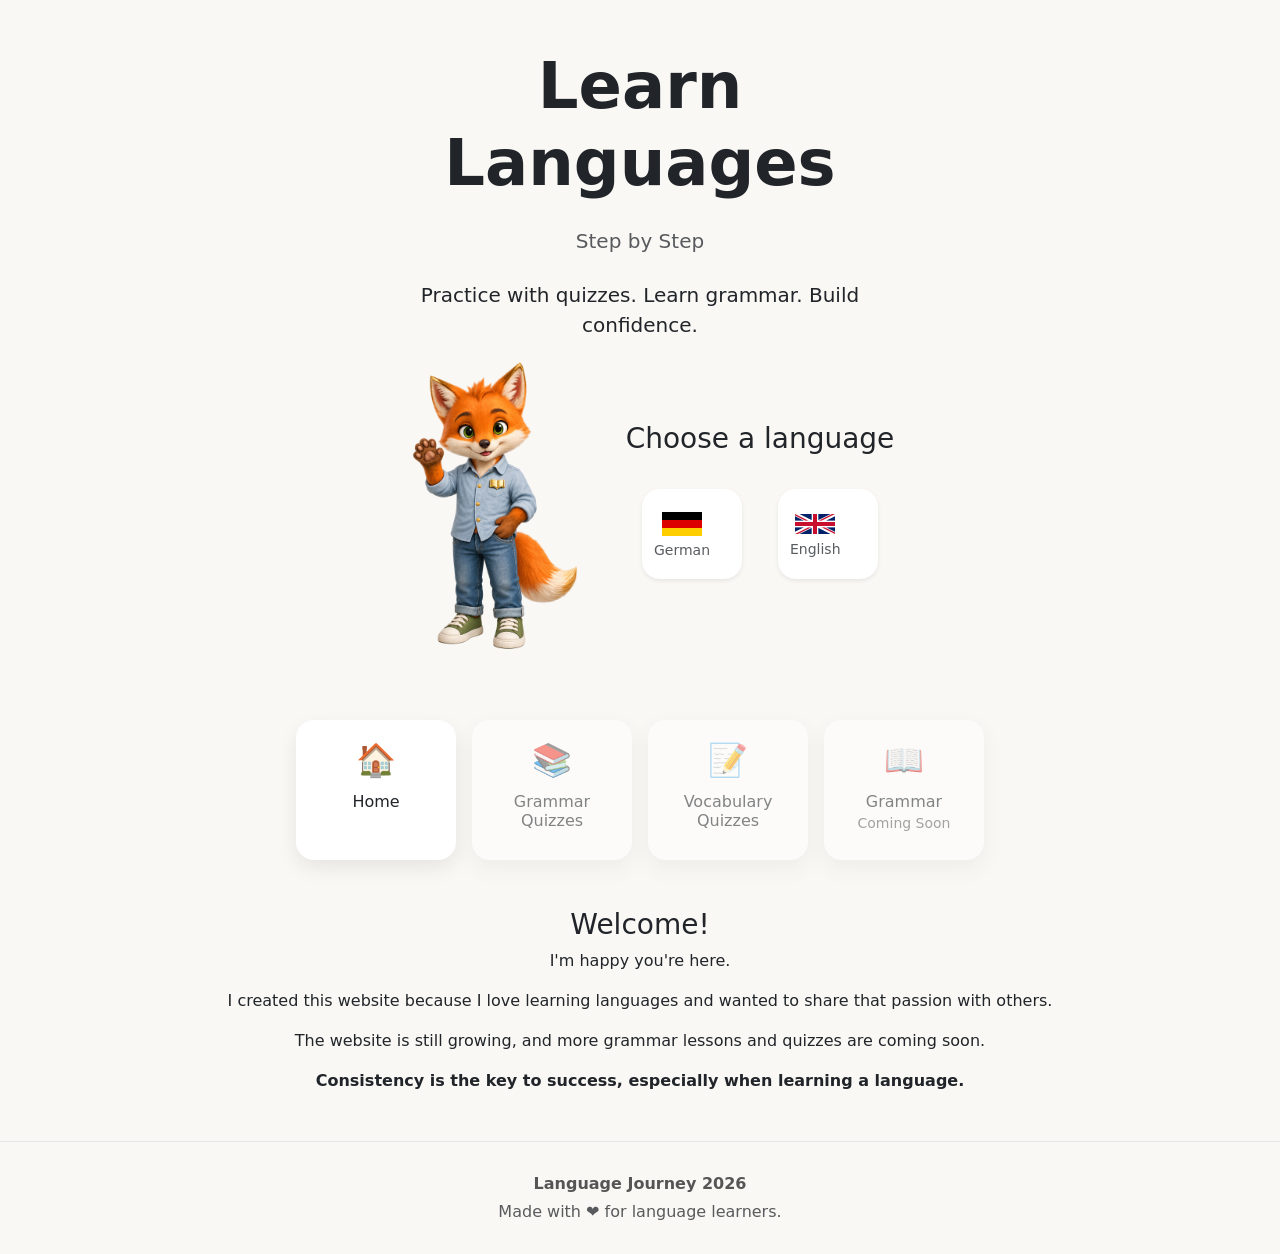
<file: index.html>
<!doctype html>
<html lang="en">
  <head>
    <meta charset="utf-8">
    <meta name="viewport" content="width=device-width, initial-scale=1">
    <title>Language Journey</title>
    <link href="https://cdn.jsdelivr.net/npm/bootstrap@5.3.8/dist/css/bootstrap.min.css" 
    rel="stylesheet" integrity="sha384-sRIl4kxILFvY47J16cr9ZwB07vP4J8+LH7qKQnuqkuIAvNWLzeN8tE5YBujZqJLB" crossorigin="anonymous">
    <link rel="stylesheet" href="css/style.css">
  </head>
  <body>

    <div class="container my-5" style="max-width: 1100px;">

     

    <div class="row align-items-center justify-content-center ">

    
        <div class="col-md-6 text-center">

            <h1 class="display-3 fw-bold mb-4">
                Learn Languages
            </h1>
        

            <p class="lead text-muted mb-4">
                Step by Step
            </p>

            <p class="fs-5">
                Practice with quizzes.
                Learn grammar.
                Build confidence.
            </p>

        </div>

    </div>




 <div class="index-navigation">

            <div class="index-left">

               
            <img id="fox-main"
             src="images/fox0.png"
                 alt="Fox mascot"
                 class="fox-img">

        </div>


<div class="index-right">
   <div> <h3 class="mb-4">Choose a language</h3>
    
    
    <div class="d-flex flex-wrap justify-content-center gap-3">

    <button id="deutsch-card" class="card language-card shadow-sm border-0 text-center p-2"> 
      
        <div class="card-body p-1 language-card-body">
         
          <img src="images/de.png" width="40" alt="German flag">

          <div  class="small text-muted mt-1">German</div>
         


        </div>
    </button>


    <button id="english-card" class="card language-card shadow-sm border-0 text-center p-2">  
      
        <div class="card-body p-1 language-card-body">
         
          <img src="images/gb.png" width="40" alt="British flag">

          <div class="small text-muted mt-1">English</div>

     </div>     
         


        </button>
    </div>
</div>
</div>
</div>
</div>

    
<div  class="row justify-content-center g-3 my-5">

    <div class="col-auto">
        <a href="index.html" class="text-decoration-none">
            <div class="card menu-card">
                <div class="card-body text-center">
                    <div class="fs-2">🏠</div>
                    <h6 class="mt-2 mb-0">Home</h6>
                </div>
            </div>
        </a>
    </div>

    <div class="col-auto">
        <a id="grammar-card" class="text-decoration-none">
            <div class="card menu-card">
                <div class="card-body text-center">
                    <div class="fs-2">📚</div>
                    <h6 class="mt-2 mb-0">Grammar Quizzes</h6>
                </div>
            </div>
        </a>
    </div>

    <div class="col-auto">
        <a id="vocabulary-card" class="text-decoration-none">
            <div class="card menu-card">
                <div class="card-body text-center">
                    <div class="fs-2">📝</div>
                    <h6 class="mt-2 mb-0">Vocabulary Quizzes</h6>
                </div>
            </div>
        </a>
    </div>

    <div class="col-auto">
        <div id="grammar" class="card menu-card coming-soon-card">
            <div class="card-body text-center">
                <div class="fs-2">📖</div>
                <h6 class="mt-2 mb-0">Grammar</h6>
                <small class="text-muted">Coming Soon</small>
            </div>
        </div>
    </div>

</div>
<section class="about-section text-center">

<h3 class="text-center">Welcome!</h3>

<p class="text-center">I'm happy you're here.</p>

<p  class="text-center">I created this website because I love learning languages and wanted to share that passion with others.</p>

<p  class="text-center">The website is still growing, and more grammar lessons and quizzes are coming soon.</p>

<p  class="text-center"><b>Consistency is the key to success, especially when learning a language.</b></p> 

</section>
</div>

<footer class="footer mt-5">
  <p class="mb-1 fw-semibold">Language Journey 2026</p>
  <p class="text-muted mb-0">
  Made with ❤️ for language learners.</p>
</footer>

<script src="js/home.js"></script>



  </body>
</html>
</file>
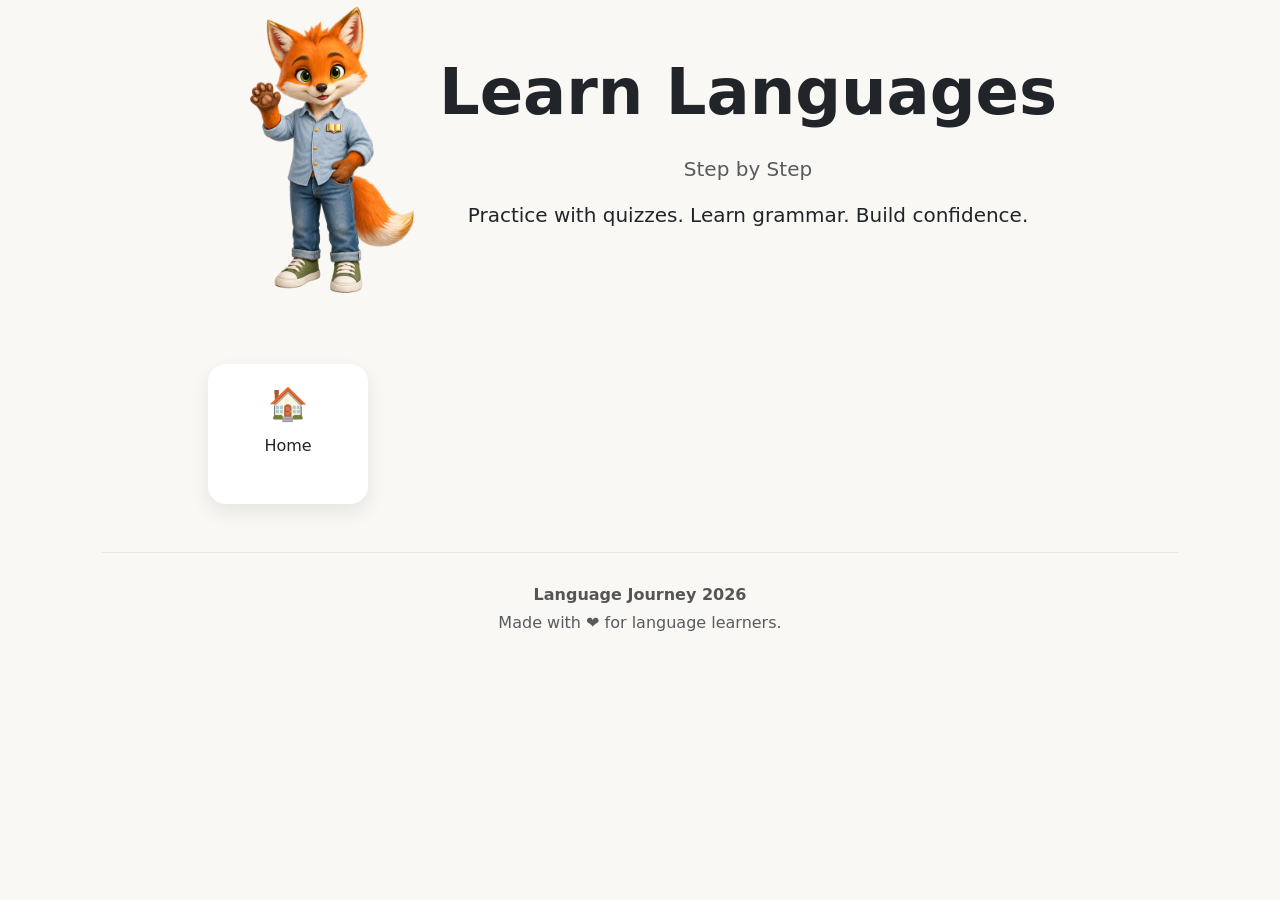
<file: quiz-list.html>
<!doctype html>
<html lang="en">
  <head>
    <meta charset="utf-8">
    <meta name="viewport" content="width=device-width, initial-scale=1">
    <title>Language Journey</title>
    <link href="https://cdn.jsdelivr.net/npm/bootstrap@5.3.8/dist/css/bootstrap.min.css" rel="stylesheet" integrity="sha384-sRIl4kxILFvY47J16cr9ZwB07vP4J8+LH7qKQnuqkuIAvNWLzeN8tE5YBujZqJLB" crossorigin="anonymous">
    <link rel="stylesheet" href="css/style.css">
  </head>
  <body>

    <div class="container" style="max-width: 1100px;">
     
    <div class="d-flex justify-content-center align-items-center gap-3">

    <img id="fox-main"
         src="images/fox0.png"
         alt="Fox mascot"
         class="fox-img">

    <div class="text-center">
        <h1 class="display-3 fw-bold mb-4">
            Learn Languages
        </h1>

        <p class="lead text-muted">
            Step by Step
        </p>

        <p class="fs-5">
            Practice with quizzes.
            Learn grammar.
            Build confidence.
        </p>
    </div>

</div>


       
<div id="quiz-container" class="row justify-content-center g-3 my-5">
        <div class="col-auto">
            <a href="index.html" class="text-decoration-none">
            <div class="card menu-card">
                <div class="card-body text-center">
                    <div class="fs-2">🏠</div>
                    <h6 class="mt-2 mb-0">Home</h6>
                </div>
            </div>
        </a>
   


</div>

</div>

<footer class="footer mt-5">
  <p class="mb-1 fw-semibold">Language Journey 2026</p>
  <p class="text-muted mb-0">
  Made with ❤️ for language learners.</p>
</footer>

<script src="js/quiz-list-names.js"></script>
<script src="js/quiz-list.js"></script>



  </body>
</html>
</file>
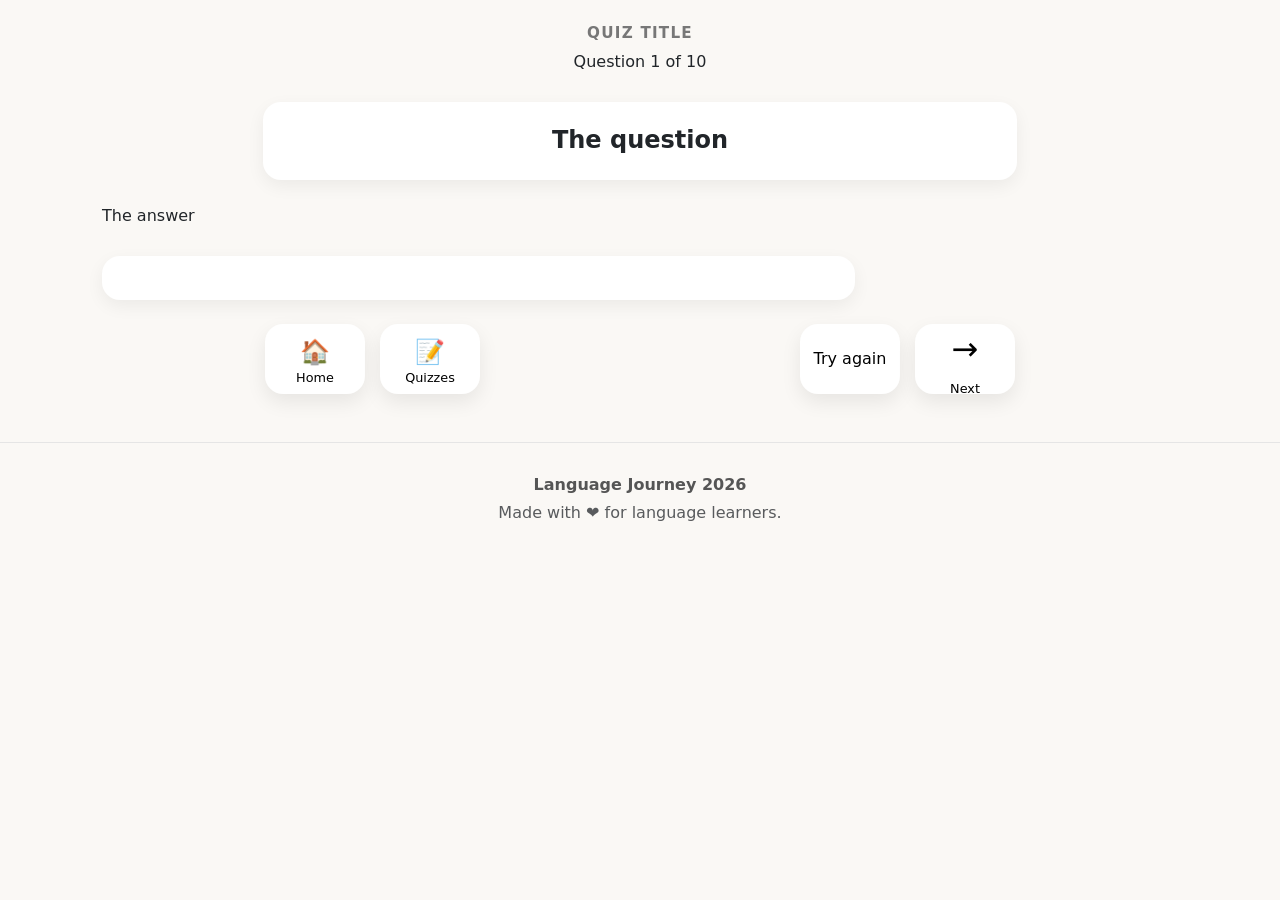
<file: quiz-play.html>
<!DOCTYPE html>
<html lang="en">
<head>
  <meta charset="UTF-8">
  <meta name="viewport" content="width=device-width, initial-scale=1.0">
 

  <title>Quiz</title>
  <link href="https://cdn.jsdelivr.net/npm/bootstrap@5.3.8/dist/css/bootstrap.min.css" rel="stylesheet" integrity="sha384-sRIl4kxILFvY47J16cr9ZwB07vP4J8+LH7qKQnuqkuIAvNWLzeN8tE5YBujZqJLB" crossorigin="anonymous">
   <link rel="stylesheet" href="css/style.css">
    
</head>

<body>
  <div class="container" style="max-width: 1100px;">

  <div class="page-container mt-4">


    <main class="quiz-card">

      <h2 id="quiz-title" class="question-label text-center">Quiz Title</h2>

      <p id="quiz-progress" class="text-center">Question 1 of 10</p>

      <h3 id="question-text" class="question-text mb-4 mx-auto">
        The question
      </h3>

      <div id="question-image-container" class="question-image-card hidden mb-4 mx-auto">
    <img id="question-image" alt="Quiz image">
  </div>

      <div id="answer-container">
      The answer
      </div>

      <p id="feedback" class="question-text mb-4"></p>


      <div class="quiz-navigation">
        
<div class="navigation-left">
  <div class="card nav-card">
        <a href="index.html" class="text-decoration-none">
                <div class="card-body text-center">
                    <div class="fs-4 nav-card-body">🏠</div>
                    <h6 class="nav-title mt-0 mb-0 nav-card-body">Home</h6>
                </div>

        </a>
      </div>
  
             
              <div class="card nav-card text-center">
                <a id="quiz-button" class="text-decoration-none" >
                <div class="card-body text-center">
                  <div class="fs-4 nav-card-body">📝</div>
          <h6 class="nav-title mt-0 mb-0 nav-card-body">Quizzes</h6>
        </div>
          </a>
        </div>
      </div>
  
  <div class="navigation-right">

        <button id="repeat-button" class="nav-card">
          Try again
        </button>


        <button id="next-button" class="nav-card">
        
                <div class="card-body text-center">
                    <div class="fs-2">→</div>
                    <h6  class="mt-2 mb-0">Next</h6>
                
            </div>
        </button>
    </div>
    
    </div>

    </main>

  </div>

  
</div>

<footer class="footer mt-5">
  <p class="mb-1 fw-semibold">Language Journey 2026</p>
  <p class="text-muted mb-0">
  Made with ❤️ for language learners.</p>
</footer>

<script src="js/quizzes.js"></script>
  <script src="js/quiz.js"></script>

</body>
</html>
</file>
<file: css/style.css>
.language-card{

    transition:0.3s;

    border-radius:18px;
    padding:15px;
     margin:10px;
    width: 100px;
    min-height: 90px
}
.language-card:hover{

    transform:translateY(-6px);

    box-shadow:0 12px 30px rgba(0,0,0,.12);

}



.language-card-body{
      transform:translateY(10px);
}

  body{
            background:#FAF8F5;
        }

.quiz-navigation {
    display: flex;
    justify-content: center;
    align-items: center;
    gap: 20px;
}

.navigation-left,
.navigation-right {
    display: flex;
    align-items: center;
    gap: 15px;
    margin-left: 150px;
    margin-right: 150px;
}

.navigation-card{

    background:white;

    border-radius:20px;

    padding:15px;

   

    box-shadow:0 8px 20px rgba(0,0,0,.08);

    max-width:700px;

}
.index-navigation{
    display: flex;
    justify-content: center;
    align-items: center;
    gap: 20px;

}
.index-left,
.index-right{
    display: flex;
    align-items: center;
    gap: 15px;
    margin-left: 10px;
    margin-right: 10px;

}

.nav-link{

    color:#555;

    font-weight:500;

    transition:.3s;

}

.nav-link:hover{

    color:#4F7CAC;

}

.menu-card{

    width:160px;
    height:140px;

    border:none;

    border-radius:18px;

    box-shadow:0 8px 20px rgba(0,0,0,.08);

    transition:all .3s ease;

    background:white;

}

.menu-card:hover{
    background: #fadfb6;

    transform:translateY(-6px);

    box-shadow:0 15px 30px rgba(0,0,0,.12);
    position: relative;


}
.level-badge {
    position: absolute;
    top: 8px;
    right: 8px;

    width: 32px;
    height: 32px;
    border-radius: 50%;

    display: flex;
    align-items: center;
    justify-content: center;
}
.nav-title {
    margin-top: 6px;
}
.nav-card a{
    color: black;
}
.nav-card{

    width:100px;
    height:70px;
    color: black;

    border:none;

    border-radius:18px;

    box-shadow:0 8px 20px rgba(0,0,0,.08);

    transition:all .3s ease;

    background:white;

}
.nav-card h6{
    font-size: 0.8rem;
}
.nav-card:hover{
    background: #fadfb6;

    transform:translateY(-6px);

    box-shadow:0 15px 30px rgba(0,0,0,.12);

}
.nav-card-body{
    transform: translateY(-6px);
}
.question-label {
    margin-bottom: 8px;
    font-size: 0.95rem;
    font-weight: 700;
    text-transform: uppercase;
    letter-spacing: 0.08em;
    color: #777;
}

.question-text {
    width:70%;
    justify-self: center;
    margin: 28px 0;
    padding: 22px 24px;

    background: white;
    border-radius: 18px;

    font-size: 1.5rem;
    font-weight: 600;
    line-height: 1.4;

    text-align: center;

    box-shadow: 0 6px 18px rgba(0, 0, 0, 0.06);
}


.question-image-card {
    width: 300px;
    height: 220px;
    background: white;
    border-radius: 18px;
    overflow: hidden;

    display: flex;
    justify-content: center;
    align-items: center;

    
}

#question-image {
    max-width: 100%;
    max-height: 100%;
    object-fit: contain;

}

.answer-card{

    width:50%;
    height:60px;
    justify-self: center;

    border:none;

    border-radius:18px;

    box-shadow:0 8px 20px rgba(0,0,0,.08);

    transition:all .3s ease;

    background:white;

}
.answer-card:hover{

    transform:translateY(-6px);

    box-shadow:0 15px 30px rgba(0,0,0,.12);


}

#answer-container {
    display: grid;
    gap: 14px;
}

.highlighted-card{

    opacity:.85;

    cursor:default;
    background: #fadfb6;

}

.quiz-container {
    display: grid;
    grid-template-columns: repeat(auto-fit, minmax(180px, 1fr));
    gap: 20px;
}

#quiz-container{
    display: grid;
    grid-template-columns: repeat(5, 160px);
    gap: 20px;
    justify-content: center;
}
.coming-soon-card{
    opacity:.55;
    cursor: default;
}
.footer{
    margin-top: 80px;
    padding: 30px 20px;
    text-align: center;
    border-top: 1px solid  #E5E5E5 ;
    color: #555;
}
.fox-img{

    width:200px;

    max-width:100%;

    transition:.3s;

}
@media (max-width: 600px) {
    .fox-img {
        width:130px;
        max-width: none;
        
.about-section {
    width: 100%;
    max-width: 700px;
    box-sizing: border-box;
    padding: 0 16px;
    margin: 0 auto;
}



        
    }
}
.fox-img:hover{

    transform:scale(1.05);

}
.fox-de{
    background-image: url("images/fox_de.png");
}

.correct {
    background-color: lightgreen;
}

.wrong {
    background-color: pink;
}

.correct:disabled{
    color: black;

}
.wrong:disabled{
    color: black;
}

.hidden {
    display: none;
}


@media (max-width: 600px) {
    .navigation-right {
        margin-left: 0px;
        margin-right: 0px;
    }
}

@media (max-width: 600px) {
    .navigation-left {
        margin-left: 0px;
        margin-right: 120px;
    }
}

@media (max-width: 600px) {
    .menu-card {
        width: 140px;
        height: 120px;
    }

    .nav-card {
        width: 85px;
        height: 60px;
    }

    .fox-img {
        width: 120px;
        transform: translateX(20px);

    }

    .question-text {
        width: 90%;
        font-size: 1.2rem;
        padding: 16px;
        
    }

    .answer-card {
        width: 90%;
    }

    .quiz-navigation {
        gap: 10px;
    }

}

.quiz-card-title{
        font-size: 0.9rem;
    line-height: 1.2;
    overflow-wrap: break-word;
}

@media (max-width: 600px) {
    .about-section {

        max-width: 100%;
        padding: 0 px;
       white-space: normal;
       overflow-wrap: break-word;
    }
}

@media (max-width: 900px) {
    #quiz-container {
        grid-template-columns: repeat(3, 160px);
    }
}

@media (max-width: 600px) {
    #quiz-container {
        grid-template-columns: repeat(2, 130px);
    }
}

.level-a1 {
    
    width: 35px;
    height: 35px;
    border-radius: 50%;

    display: flex;
    align-items: center;
    justify-content: center;

    background-color: lightgreen;
}

.level-a2 {
    background: #DDEAF5;
}

.level-b1 {
    background: #E8E0F3;
}

.level-b2 {
    background: #F5E3D5;
}

.level-c1 {
    background: #F3DADD;
}
</file>
